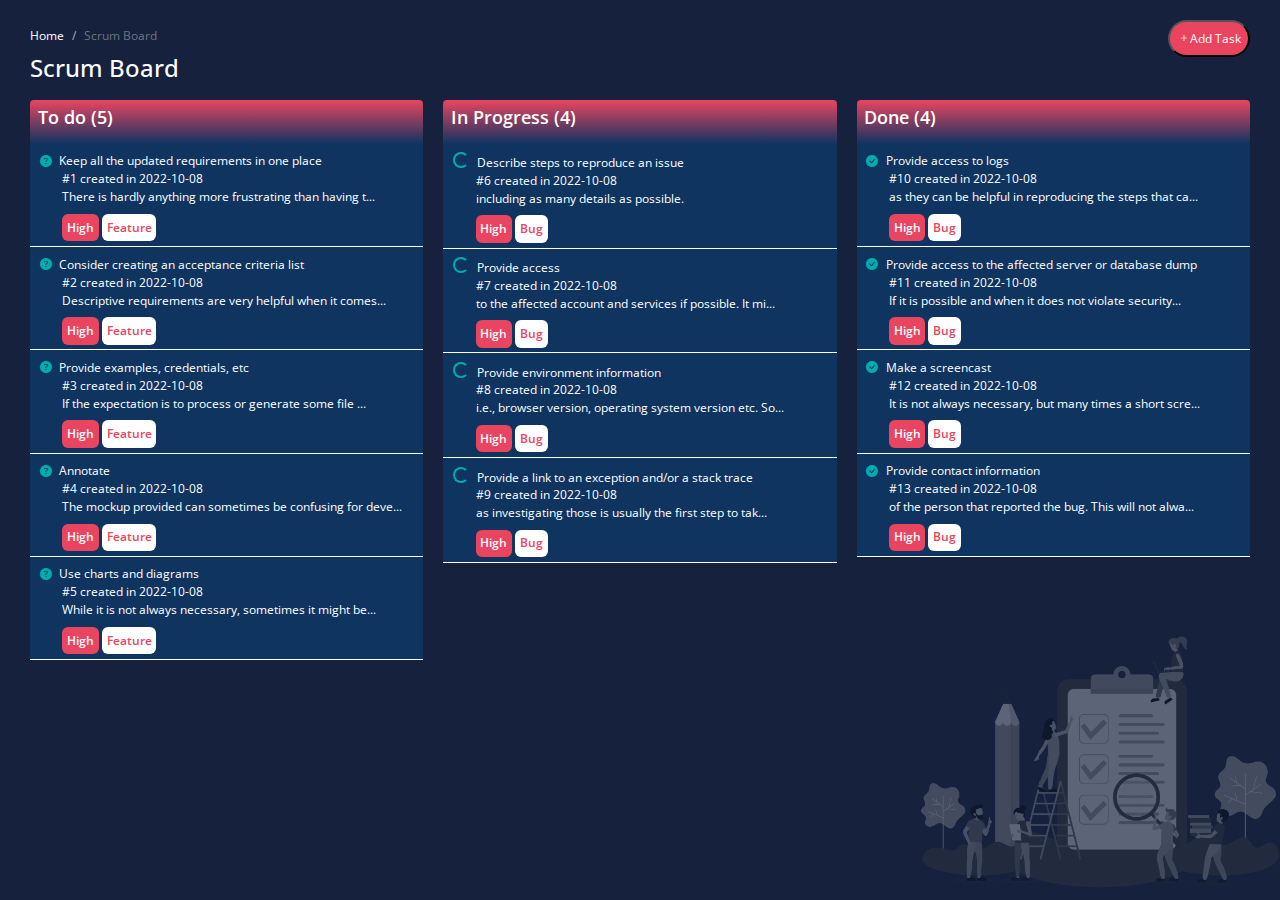
<file: starter/index.html>
<!DOCTYPE html>
<html lang="en" >
<head>
	<meta charset="utf-8" />
	<title>YouCode | Scrum Board</title>
	<meta content="width=device-width, initial-scale=1.0, maximum-scale=1.0, user-scalable=no" name="viewport" />
	<meta content="" name="description" />
	<meta content="" name="author" />
	
	<!-- ================== BEGIN core-css ================== -->
	<link href="https://fonts.googleapis.com/css?family=Open+Sans:300,400,600,700" rel="stylesheet" />
	<link href="assets/css/vendor.min.css" rel="stylesheet" />
	<link href="assets/css/default/app.min.css" rel="stylesheet" />
	<link rel="stylesheet" href="https://cdn.jsdelivr.net/npm/bootstrap-icons@1.5.0/font/bootstrap-icons.css" />
	<link href="assets/css/style.css" rel="stylesheet" />
	<!-- ================== END core-css ================== -->
</head>
<body style="background-color: #16213E;">

	<!-- BEGIN #app -->
	<div id="app" class="app-without-sidebar">
		<!-- BEGIN #content -->
		<div id="content" class="app-content main-style">
			<div class="row">
				<div class="col-6">
					<ol class="breadcrumb">
						<li class="breadcrumb-item text-white"><a class="text-white" href="javascript:;">Home</a></li>
						<li class="breadcrumb-item active">Scrum Board </li>
					</ol>
					<!-- BEGIN page-header -->
					<h1 class="page-header text-white">
						Scrum Board 
					</h1>
					<!-- END page-header -->
				</div>
				
				<div class="col-6 text-end">
					<button class="rounded-pill p-2 text-white" style="background-color: #E94560;"><i class="bi bi-plus"></i>Add Task</a>
				</div>
			</div>
			<div class="container-fuild">	
			</div>
			<div class="row">
				<div class="col-lg-4 col-md-6 col-sm-12 mb-4">
					<div class="">
						<div class="col-12 text-white p-2 rounded-top" style="background-image: linear-gradient(#E94560, #0F3460);">
							<h4 class="" >To do (<span id="to-do-tasks-count">5</span>)</h4>
						</div>
						<div class="" id="to-do-tasks">
							<!-- TO DO TASKS HERE -->
							<button class="col-12" style="background-color: #0F3460; border: none; border-bottom: 1px solid white;">
								<div class="">
									<i class=""></i>
								</div>
								<div class="mt-2 text-start ms-1 mb-1">
									<div class="text-white"><i class="bi bi-question-circle-fill text-success me-2"></i>Keep all the updated requirements in one place</div>
									<div class="ms-4">
										<div class="text-white">#1 created in 2022-10-08</div>
										<div class="text-white" title="There is hardly anything more frustrating than having to look for current requirements in tens of comments under the actual description or having to decide which commenter is actually authorized to change the requirements. The goal here is to keep all the up-to-date requirements and details in the main/primary description of a task. Even though the information in comments may affect initial criteria, just update this primary description accordingly.">There is hardly anything more frustrating than having t...</div>
									</div>
									<div class="mt-2 text-start ms-4 mb-1">
										<span class="btn rounded-3 text-white p-1" style="background-color: #E94560;">High</span>
										<span class="btn rounded-3 p-1" style="background-color: white; color: #E94560;">Feature</span>
									</div>
								</div>
							</button>
							<button class="col-12" style="background-color: #0F3460; border: none; border-bottom: 1px solid white;">
								<div class="">
									<i class=""></i> 
								</div>
								<div class="mt-2 text-start ms-1 mb-1">
									<div class="text-white"><i class="bi bi-question-circle-fill text-success me-2"></i>Consider creating an acceptance criteria list</div>
									<div class="ms-4">
										<div class="text-white">#2 created in 2022-10-08</div>
										<div class="text-white" title="Descriptive requirements are very helpful when it comes to understanding the context of a problem, yet finally it is good to precisely specify what is expected. Thus the developer will not have to look for the actual requirements in a long, descriptive text but he will be able to easily get to the essence. One might find that sometimes — when acceptance criteria are well defined — there is little or no need for any additional information. Example:
						a) User navigates to “/accounts” and clicks on red download CSV button
						b) Popup appears with two buttons: “This year” and “Last year”
						c) If user clicked on “Last year” download is initiated
						d) CSV downloaded includes following columns…">Descriptive requirements are very helpful when it comes...</div>
									</div>
									<div class="mt-2 text-start ms-4 mb-1">
										<span class="btn rounded-3 text-white p-1" style="background-color: #E94560;">High</span>
										<span class="btn rounded-3 p-1" style="background-color: white; color: #E94560;">Feature</span>
									</div>
								</div>
							</button>
							<button class="col-12" style="background-color: #0F3460; border: none; border-bottom: 1px solid white;">
								<div class="">
									<i class=""></i> 
								</div>
								<div class="mt-2 text-start ms-1 mb-1">
									<div class="text-white"><i class="bi bi-question-circle-fill text-success me-2"></i>Provide examples, credentials, etc</div>
									<div class="ms-4">
										<div class="text-white">#3 created in 2022-10-08</div>
										<div class="text-white" title="If the expectation is to process or generate some file — attach an example of such a file. If the goal is to integrate what is being developed with some service, ensure your devs have access to this service and its documentation. This list could go on and on — the bottom line is — if there is something that our developer might make use of, try to foresee it and provide them with (access to) it.">If the expectation is to process or generate some file ...</div>
									</div>
									<div class="mt-2 text-start ms-4 mb-1">
										<span class="btn rounded-3 text-white p-1" style="background-color: #E94560;">High</span>
										<span class="btn rounded-3 p-1" style="background-color: white; color: #E94560;">Feature</span>
									</div>
								</div>
							</button>
							<button class="col-12" style="background-color: #0F3460; border: none; border-bottom: 1px solid white;">
								<div class="">
									<i class=""></i> 
								</div>
								<div class="mt-2 text-start ms-1 mb-1">
									<div class="text-white"><i class="bi bi-question-circle-fill text-success me-2"></i>Annotate</div>
									<div class="ms-4">
										<div class="text-white">#4 created in 2022-10-08</div>
										<div class="text-white" title="The mockup provided can sometimes be confusing for developers. Especially if it contains much more content than the scope of the task described. Drop a couple of arrows, outlines and annotations here and there to emphasize what are the important parts of the mockup from the task requirements perspective.">The mockup provided can sometimes be confusing for deve...</div>
									</div>
									<div class="mt-2 text-start ms-4 mb-1">
										<span class="btn rounded-3 text-white p-1" style="background-color: #E94560;">High</span>
										<span class="btn rounded-3 p-1" style="background-color: white; color: #E94560;">Feature</span>
									</div>
								</div>
							</button>
							<button class="col-12" style="background-color: #0F3460; border: none; border-bottom: 1px solid white;">
								<div class="">
									<i class=""></i> 
								</div>
								<div class="mt-2 text-start ms-1 mb-1">
									<div class="text-white"><i class="bi bi-question-circle-fill text-success me-2"></i>Use charts and diagrams</div>
									<div class="ms-4">
										<div class="text-white">#5 created in 2022-10-08</div>
										<div class="text-white" title="While it is not always necessary, sometimes it might be beneficial to prepare a flowchart, a block diagram or some other kind of concept visualization that will render it easy for the developer to comprehend the task and its scope.">While it is not always necessary, sometimes it might be...</div>
									</div>
									<div class="mt-2 text-start ms-4 mb-1">
										<span class="btn rounded-3 text-white p-1" style="background-color: #E94560;">High</span>
										<span class="btn rounded-3 p-1" style="background-color: white; color: #E94560;">Feature</span>
									</div>
								</div>
							</button>
						</div>
					</div>
				</div>
				<div class="col-lg-4 col-md-6 col-sm-12 mb-4">
					<div class="">
						<div class="col-12 text-white p-2 rounded-top" style="background-image: linear-gradient(#E94560, #0F3460);">
							<h4 class="">In Progress (<span id="in-progress-tasks-count">4</span>)</h4>
						</div>
						<div class="" id="in-progress-tasks">
							<!-- IN PROGRESS TASKS HERE -->
							<button class="col-12" style="background-color: #0F3460; border: none; border-bottom: 1px solid white;">
								<div class="">
									<i class=""></i> 
								</div>
								<div class="mt-2 text-start ms-1 mb-1">
									<div class="text-white"><i class="spinner-border text-success spinner-border-sm me-2" role="status"></i>Describe steps to reproduce an issue</div>
									<div class="ms-4">
										<div class="text-white">#6 created in 2022-10-08</div>
										<div class="text-white" title="including as many details as possible.">including as many details as possible.</div>
									</div>
									<div class="mt-2 text-start ms-4 mb-1">
										<span class="btn rounded-3 text-white p-1" style="background-color: #E94560;">High</span>
										<span class="btn rounded-3 p-1" style="background-color: white; color: #E94560;">Bug</span>
									</div>
								</div>
							</button>
							<button class="col-12" style="background-color: #0F3460; border: none; border-bottom: 1px solid white;">
								<div class="">
									<i class=""></i> 
								</div>
								<div class="mt-2 text-start ms-1 mb-1">
									<div class="text-white"><i class="spinner-border text-success spinner-border-sm me-2" role="status"></i>Provide access</div>
									<div class="ms-4">
										<div class="text-white">#7 created in 2022-10-08</div>
										<div class="text-white" title="to the affected account and services if possible. It might be hard to reproduce the exact environment on a local machine.">to the affected account and services if possible. It mi...</div>
									</div>
									<div class="mt-2 text-start ms-4 mb-1">
										<span class="btn rounded-3 text-white p-1" style="background-color: #E94560;">High</span>
										<span class="btn rounded-3 p-1" style="background-color: white; color: #E94560;">Bug</span>
									</div>
								</div>
							</button>
							<button class="col-12" style="background-color: #0F3460; border: none; border-bottom: 1px solid white;">
								<div class="">
									<i class=""></i> 
								</div>
								<div class="mt-2 text-start ms-1 mb-1">
									<div class="text-white"><i class="spinner-border text-success spinner-border-sm me-2" role="status"></i>Provide environment information</div>
									<div class="ms-4">
										<div class="text-white">#8 created in 2022-10-08</div>
										<div class="text-white" title="i.e., browser version, operating system version etc. Sometimes a list of installed browser plugins and extensions might be helpful as well.">i.e., browser version, operating system version etc. So...</div>
									</div>
									<div class="mt-2 text-start ms-4 mb-1">
										<span class="btn rounded-3 text-white p-1" style="background-color: #E94560;">High</span>
										<span class="btn rounded-3 p-1" style="background-color: white; color: #E94560;">Bug</span>
									</div>
								</div>
							</button>
							<button class="col-12" style="background-color: #0F3460; border: none; border-bottom: 1px solid white;">
								<div class="">
									<i class=""></i> 
								</div>
								<div class="mt-2 text-start ms-1 mb-1">
									<div class="text-white"><i class="spinner-border text-success spinner-border-sm me-2" role="status"></i>Provide a link to an exception and/or a stack trace</div>
									<div class="ms-4">
										<div class="text-white">#9 created in 2022-10-08</div>
										<div class="text-white" title="as investigating those is usually the first step to take in resolving the problem.">as investigating those is usually the first step to tak...</div>
									</div>
									<div class="mt-2 text-start ms-4 mb-1">
										<span class="btn rounded-3 text-white p-1" style="background-color: #E94560;">High</span>
										<span class="btn rounded-3 p-1" style="background-color: white; color: #E94560;">Bug</span>
									</div>
								</div>
							</button>
						</div>
					</div>
				</div>
				<div class="col-lg-4 col-md-6 col-sm-12 mb-4">
					<div class="">
						<div class="col-12 text-white p-2 rounded-top" style="background-image: linear-gradient(#E94560, #0F3460);">
							<h4 class="">Done (<span id="done-tasks-count">4</span>)</h4>

						</div>
						<div class="" id="done-tasks">
							<!-- DONE TASKS HERE -->
							<button class="col-12" style="background-color: #0F3460; border: none; border-bottom: 1px solid white;">
								<div class="">
									<i class=""></i> 
								</div>
								<div class="mt-2 text-start ms-1 mb-1">
									<div class="text-white"><i class="bi bi-check-circle-fill text-success me-2"></i>Provide access to logs</div>
									<div class="ms-4">
										<div class="text-white">#10 created in 2022-10-08</div>
										<div class="text-white" title="as they can be helpful in reproducing the steps that caused the problem in the first place.">as they can be helpful in reproducing the steps that ca...</div>
									</div>
									<div class="mt-2 text-start ms-4 mb-1">
										<span class="btn rounded-3 text-white p-1" style="background-color: #E94560;">High</span>
										<span class="btn rounded-3 p-1" style="background-color: white; color: #E94560;">Bug</span>
									</div>
								</div>
							</button>
							<button class="col-12" style="background-color: #0F3460; border: none; border-bottom: 1px solid white;">
								<div class="">
									<i class=""></i> 
								</div>
								<div class="mt-2 text-start ms-1 mb-1">
									<div class="text-white"><i class="bi bi-check-circle-fill text-success me-2"></i>Provide access to the affected server or database dump</div>
									<div class="ms-4">
										<div class="text-white">#11 created in 2022-10-08</div>
										<div class="text-white" title="If it is possible and when it does not violate security policies, it is usually helpful for the developer to access the original data that might have played a role in the problem.">If it is possible and when it does not violate security...</div>
									</div>
									<div class="mt-2 text-start ms-4 mb-1">
										<span class="btn rounded-3 text-white p-1" style="background-color: #E94560;">High</span>
										<span class="btn rounded-3 p-1" style="background-color: white; color: #E94560;">Bug</span>
									</div>
								</div>
							</button>
							<button class="col-12" style="background-color: #0F3460; border: none; border-bottom: 1px solid white;">
								<div class="">
									<i class=""></i> 
								</div>
								<div class="mt-2 text-start ms-1 mb-1">
									<div class="text-white"><i class="bi bi-check-circle-fill text-success me-2"></i>Make a screencast</div>
									<div class="ms-4">
										<div class="text-white">#12 created in 2022-10-08</div>
										<div class="text-white" title="It is not always necessary, but many times a short screencast (or at least a screenshot) says more than a thousand words. While working on MacOS you can use QuickTime Player for the purpose but there are plenty of tools available for other operating systems as well.">It is not always necessary, but many times a short scre...</div>
									</div>
									<div class="mt-2 text-start ms-4 mb-1">
										<span class="btn rounded-3 text-white p-1" style="background-color: #E94560;">High</span>
										<span class="btn rounded-3 p-1" style="background-color: white; color: #E94560;">Bug</span>
									</div>
								</div>
							</button>
							<button  class="col-12" style="background-color: #0F3460; border: none; border-bottom: 1px solid white;">
								<div class="">
									<i class=""></i> 
								</div>
								<div class="mt-2 text-start ms-1 mb-1">
									<div class="text-white"><i class="bi bi-check-circle-fill text-success me-2"></i>Provide contact information</div>
									<div class="ms-4">
										<div class="text-white">#13 created in 2022-10-08</div>
										<div class="text-white" title="of the person that reported the bug. This will not always be possible, but in some cases it might be advantageous and most effective if a developer can have a chat with a person that actually experienced the bug, especially if the steps to reproduce a problem are not deterministic.">of the person that reported the bug. This will not alwa...</div>
									</div>
									<div class="mt-2 text-start ms-4 mb-1">
										<span class="btn rounded-3 text-white p-1" style="background-color: #E94560;">High</span>
										<span class="btn rounded-3 p-1" style="background-color: white; color: #E94560;">Bug</span>
									</div>
								</div>
							</button>
						</div>
					</div>
				</div>
			</div>
		</div>
		<!-- END #content -->
		
		
		<!-- BEGIN scroll-top-btn -->
		<a href="javascript:;" class="btn btn-icon btn-circle btn-success btn-scroll-to-top" data-toggle="scroll-to-top"><i class="fa fa-angle-up"></i></a>
		<!-- END scroll-top-btn -->
	</div>
	<!-- END #app -->
	
	<!-- TASK MODAL -->
	<div class="modal fade" id="modal-task">
		<!-- Modal content goes here -->
	</div>
	
	<!-- ================== BEGIN core-js ================== -->
	<script src="assets/js/vendor.min.js"></script>
	<script src="assets/js/app.min.js"></script>
	<!-- ================== END core-js ================== -->
</body>
</html>
</file>
<file: starter/assets/css/style.css>
.pace {
  display: none;
}

.main-style {
  min-height: 100vh;
  background: url(../img/cover/cover-scrum-board.png) no-repeat fixed;
  background-size: 360px;
  background-position: right bottom;
}
</file>
